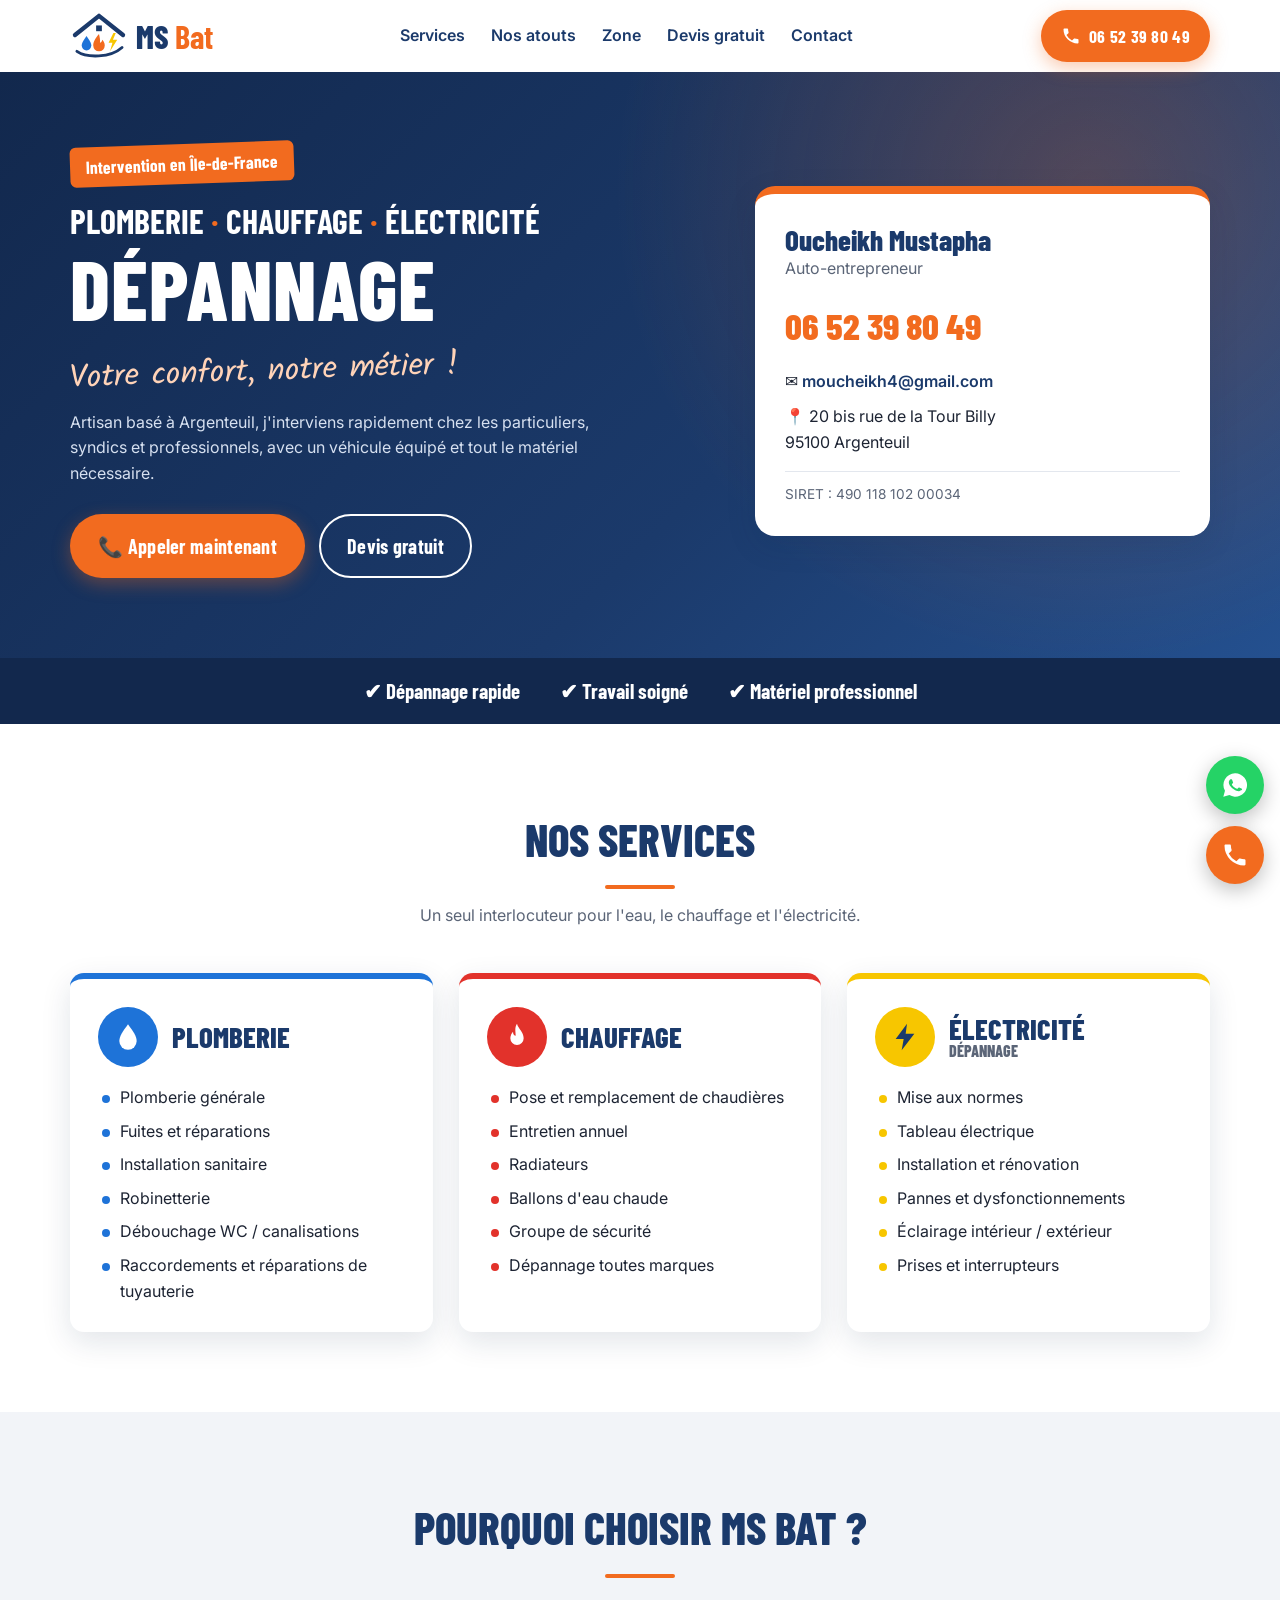
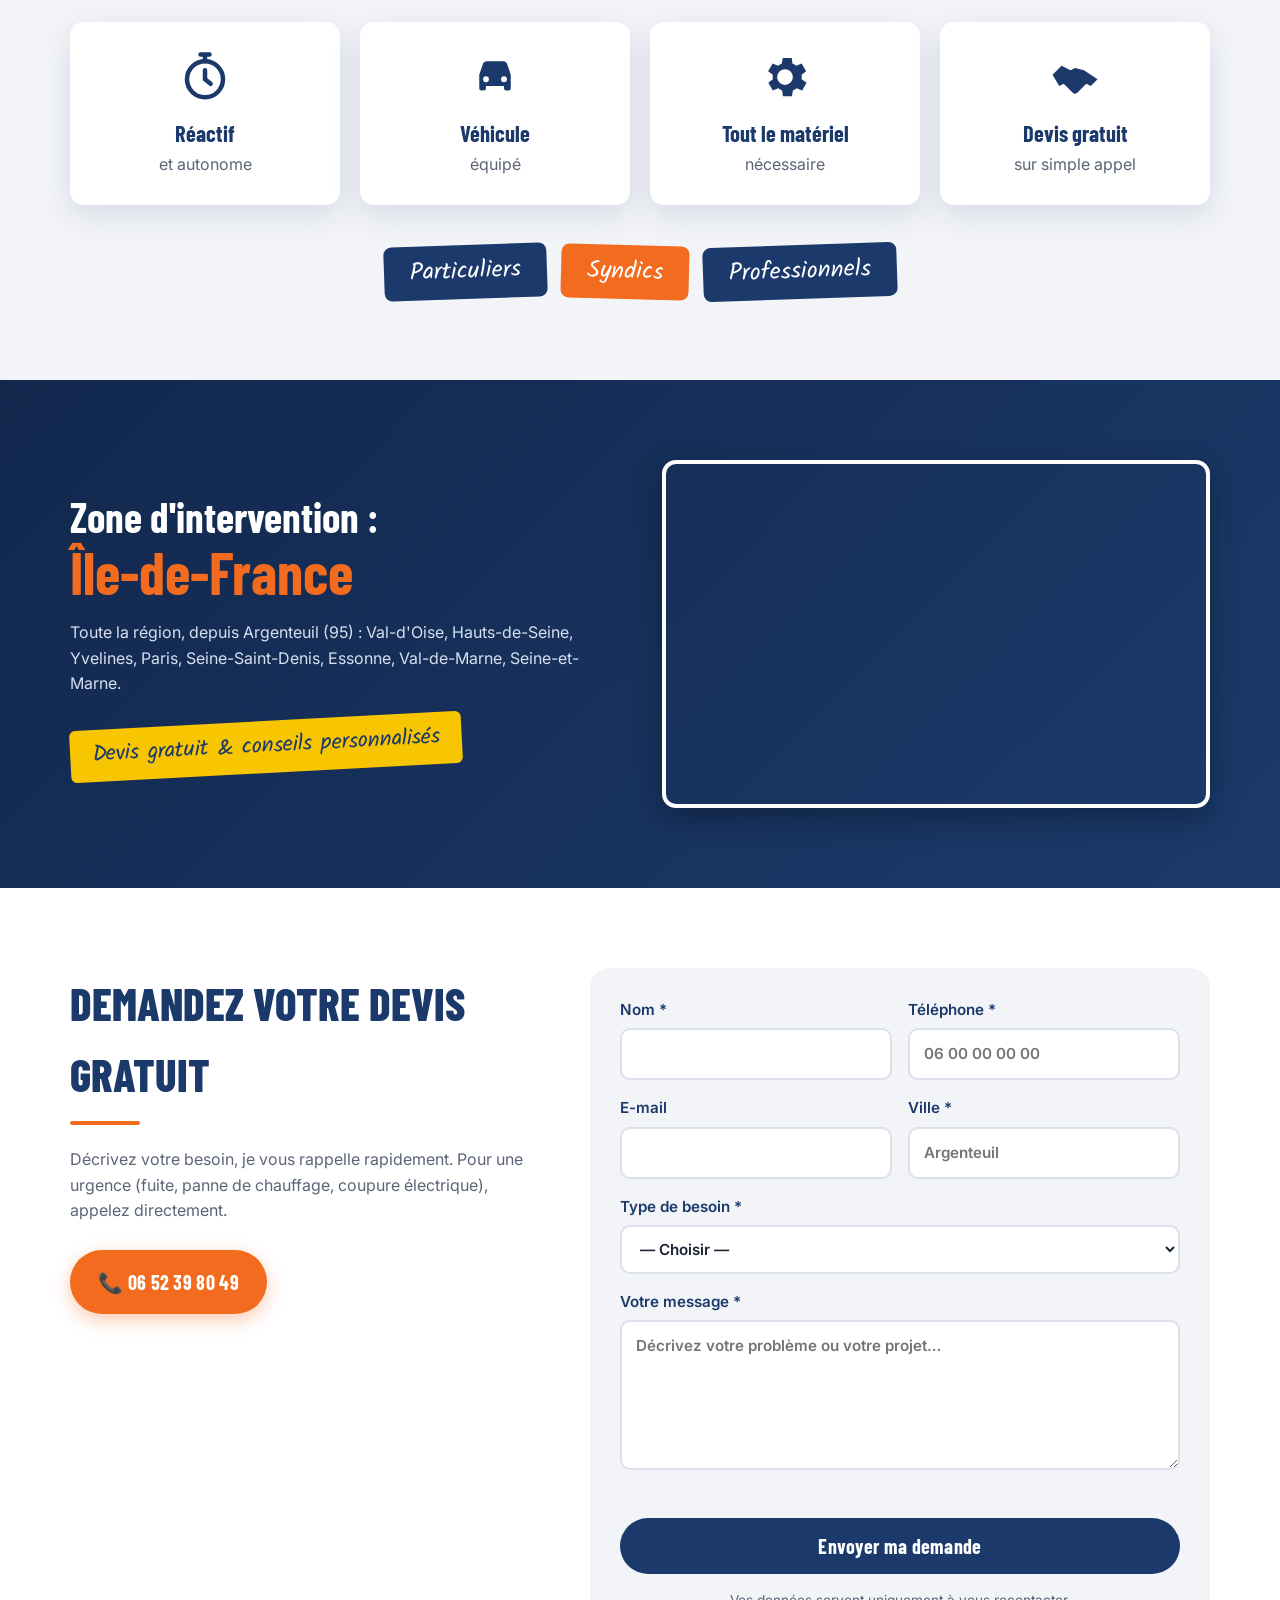
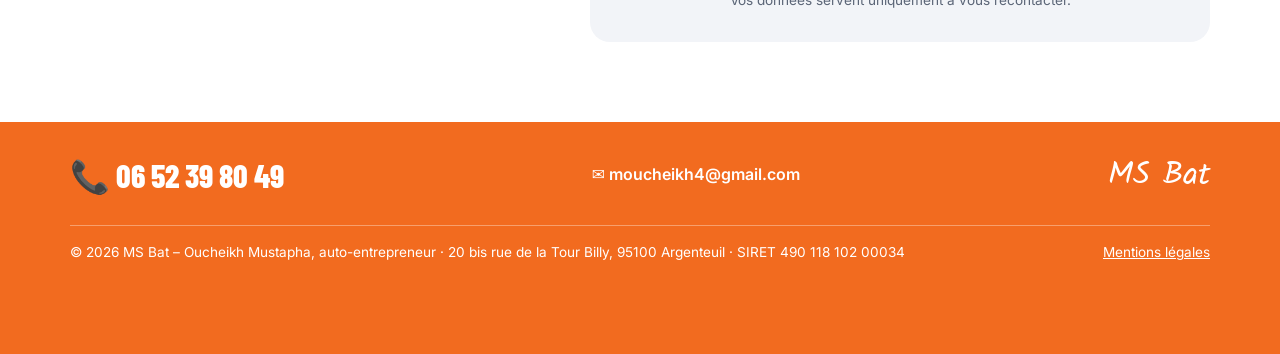
<file: index.html>
<!DOCTYPE html>
<html lang="fr">
<head>
  <meta charset="UTF-8">
  <meta name="viewport" content="width=device-width, initial-scale=1.0">
  <title>MS Bat – Plombier, Chauffagiste, Électricien à Argenteuil | Île-de-France</title>
  <meta name="description" content="MS Bat : plomberie, chauffage, électricité et dépannage à Argenteuil (95) et dans toute l'Île-de-France. Intervention rapide, devis gratuit au 06 52 39 80 49.">
  <meta name="keywords" content="plombier Argenteuil, chauffagiste 95, électricien Argenteuil, dépannage plomberie Île-de-France, chaudière, fuite d'eau">
  <meta property="og:title" content="MS Bat – Plomberie, Chauffage, Électricité">
  <meta property="og:description" content="Dépannage rapide, travail soigné. Devis gratuit en Île-de-France.">
  <meta property="og:type" content="website">
  <link rel="icon" href="data:image/svg+xml,%3Csvg xmlns='http://www.w3.org/2000/svg' viewBox='0 0 100 100'%3E%3Cpath d='M50 8 8 44h12v46h60V44h12z' fill='%231b3a6b'/%3E%3Cpath d='M50 40c-10 14-14 20-14 28a14 14 0 0 0 28 0c0-8-4-14-14-28z' fill='%23f26b1f'/%3E%3C/svg%3E">
  <link rel="preconnect" href="https://fonts.googleapis.com">
  <link rel="preconnect" href="https://fonts.gstatic.com" crossorigin>
  <link href="https://fonts.googleapis.com/css2?family=Barlow+Condensed:wght@600;700;800&family=Inter:wght@400;500;600&family=Kalam:wght@700&display=swap" rel="stylesheet">
  <link rel="stylesheet" href="style.css">

  <!-- Référencement local (Google) -->
  <script type="application/ld+json">
  {
    "@context": "https://schema.org",
    "@type": "HomeAndConstructionBusiness",
    "name": "MS Bat",
    "description": "Plomberie, chauffage, électricité et dépannage en Île-de-France",
    "telephone": "+33652398049",
    "email": "moucheikh4@gmail.com",
    "address": {
      "@type": "PostalAddress",
      "streetAddress": "20 bis rue de la Tour Billy",
      "postalCode": "95100",
      "addressLocality": "Argenteuil",
      "addressCountry": "FR"
    },
    "areaServed": "Île-de-France",
    "founder": "Mustapha Oucheikh"
  }
  </script>
</head>
<body>

  <!-- ===== EN-TÊTE ===== -->
  <header class="header" id="header">
    <div class="container header__inner">
      <a href="#accueil" class="logo" aria-label="MS Bat – accueil">
        <svg class="logo__icon" viewBox="0 0 120 100" aria-hidden="true">
          <path d="M10 48 60 8l50 40" fill="none" stroke="#1b3a6b" stroke-width="9" stroke-linecap="round" stroke-linejoin="round"/>
          <rect x="54" y="28" width="12" height="12" fill="#1b3a6b"/>
          <path d="M34 50c-7 10-10 15-10 20a10 10 0 0 0 20 0c0-5-3-10-10-20z" fill="#1e73d8"/>
          <path d="M60 46c-9 11-12 17-12 24a12 12 0 0 0 24 0c0-5-2-8-5-12-1 4-3 6-5 6 1-7-1-13-2-18z" fill="#f26b1f"/>
          <path d="M90 44 80 64h8l-5 18 15-24h-9l6-14z" fill="#f7c600"/>
          <path d="M14 82c20 14 70 14 94-8" fill="none" stroke="#1b3a6b" stroke-width="6" stroke-linecap="round"/>
        </svg>
        <span class="logo__text">MS <strong>Bat</strong></span>
      </a>

      <nav class="nav" id="nav" aria-label="Navigation principale">
        <a href="#services">Services</a>
        <a href="#atouts">Nos atouts</a>
        <a href="#zone">Zone</a>
        <a href="#devis">Devis gratuit</a>
        <a href="#contact">Contact</a>
      </nav>

      <a href="tel:+33652398049" class="btn btn--orange header__call">
        <svg viewBox="0 0 24 24" aria-hidden="true"><path d="M6.6 10.8a15.2 15.2 0 0 0 6.6 6.6l2.2-2.2c.3-.3.7-.4 1-.2 1.1.4 2.3.6 3.6.6.6 0 1 .4 1 1V20c0 .6-.4 1-1 1A17 17 0 0 1 3 4c0-.6.4-1 1-1h3.5c.6 0 1 .4 1 1 0 1.3.2 2.5.6 3.6.1.3 0 .7-.2 1z"/></svg>
        <span>06 52 39 80 49</span>
      </a>

      <button class="burger" id="burger" aria-label="Ouvrir le menu" aria-expanded="false" aria-controls="nav">
        <span></span><span></span><span></span>
      </button>
    </div>
  </header>

  <main>
    <!-- ===== ACCUEIL ===== -->
    <section class="hero" id="accueil">
      <div class="container hero__inner">
        <div class="hero__content reveal">
          <p class="hero__tag">Intervention en Île-de-France</p>
          <h1 class="hero__title">
            Plomberie <span class="dot">·</span> Chauffage <span class="dot">·</span> Électricité
            <span class="hero__title--big">Dépannage</span>
          </h1>
          <p class="hero__slogan">Votre confort, notre métier !</p>
          <p class="hero__text">Artisan basé à Argenteuil, j'interviens rapidement chez les particuliers, syndics et professionnels, avec un véhicule équipé et tout le matériel nécessaire.</p>
          <div class="hero__actions">
            <a href="tel:+33652398049" class="btn btn--orange btn--lg">📞 Appeler maintenant</a>
            <a href="#devis" class="btn btn--outline btn--lg">Devis gratuit</a>
          </div>
        </div>

        <aside class="card-contact reveal">
          <p class="card-contact__name">Oucheikh Mustapha</p>
          <p class="card-contact__role">Auto-entrepreneur</p>
          <a href="tel:+33652398049" class="card-contact__phone">06 52 39 80 49</a>
          <ul class="card-contact__list">
            <li>✉️ <a href="mailto:moucheikh4@gmail.com">moucheikh4@gmail.com</a></li>
            <li>📍 20 bis rue de la Tour Billy<br>95100 Argenteuil</li>
          </ul>
          <p class="card-contact__siret">SIRET : 490 118 102 00034</p>
        </aside>
      </div>
    </section>

    <!-- ===== BANDEAU ===== -->
    <div class="strip">
      <div class="container strip__inner">
        <span>✔ Dépannage rapide</span>
        <span>✔ Travail soigné</span>
        <span>✔ Matériel professionnel</span>
      </div>
    </div>

    <!-- ===== SERVICES ===== -->
    <section class="section" id="services">
      <div class="container">
        <h2 class="section__title reveal">Nos services</h2>
        <p class="section__subtitle reveal">Un seul interlocuteur pour l'eau, le chauffage et l'électricité.</p>

        <div class="services">
          <article class="service service--blue reveal">
            <div class="service__head">
              <div class="service__icon">
                <svg viewBox="0 0 24 24" aria-hidden="true"><path d="M12 2.5C8 8 5.5 11.5 5.5 15a6.5 6.5 0 0 0 13 0c0-3.5-2.5-7-6.5-12.5z"/></svg>
              </div>
              <h3>Plomberie</h3>
            </div>
            <ul>
              <li>Plomberie générale</li>
              <li>Fuites et réparations</li>
              <li>Installation sanitaire</li>
              <li>Robinetterie</li>
              <li>Débouchage WC / canalisations</li>
              <li>Raccordements et réparations de tuyauterie</li>
            </ul>
          </article>

          <article class="service service--red reveal">
            <div class="service__head">
              <div class="service__icon">
                <svg viewBox="0 0 24 24" aria-hidden="true"><path d="M12 2c1 4 5 6 5 11a5 5 0 0 1-10 0c0-2 1-4 2-5 0 2 1 3 2 3 0-3-1-6 1-9z"/></svg>
              </div>
              <h3>Chauffage</h3>
            </div>
            <ul>
              <li>Pose et remplacement de chaudières</li>
              <li>Entretien annuel</li>
              <li>Radiateurs</li>
              <li>Ballons d'eau chaude</li>
              <li>Groupe de sécurité</li>
              <li>Dépannage toutes marques</li>
            </ul>
          </article>

          <article class="service service--yellow reveal">
            <div class="service__head">
              <div class="service__icon">
                <svg viewBox="0 0 24 24" aria-hidden="true"><path d="M13.5 2 5 13.5h6L9.5 22 19 9.5h-6.5z"/></svg>
              </div>
              <h3>Électricité <small>Dépannage</small></h3>
            </div>
            <ul>
              <li>Mise aux normes</li>
              <li>Tableau électrique</li>
              <li>Installation et rénovation</li>
              <li>Pannes et dysfonctionnements</li>
              <li>Éclairage intérieur / extérieur</li>
              <li>Prises et interrupteurs</li>
            </ul>
          </article>
        </div>
      </div>
    </section>

    <!-- ===== ATOUTS ===== -->
    <section class="section section--grey" id="atouts">
      <div class="container">
        <h2 class="section__title reveal">Pourquoi choisir MS Bat ?</h2>
        <div class="assets">
          <div class="asset reveal">
            <svg viewBox="0 0 24 24" aria-hidden="true"><circle cx="12" cy="13" r="8" fill="none" stroke="currentColor" stroke-width="2"/><path d="M12 9v4l2.5 2M10 2h4M12 2v3" fill="none" stroke="currentColor" stroke-width="2" stroke-linecap="round"/></svg>
            <h3>Réactif</h3><p>et autonome</p>
          </div>
          <div class="asset reveal">
            <svg viewBox="0 0 24 24" aria-hidden="true"><path d="M5 11l1.5-4.5A2 2 0 0 1 8.4 5h7.2a2 2 0 0 1 1.9 1.5L19 11v6a1 1 0 0 1-1 1h-1a1 1 0 0 1-1-1v-1H8v1a1 1 0 0 1-1 1H6a1 1 0 0 1-1-1z" fill="currentColor"/><circle cx="8" cy="13" r="1.3" fill="#fff"/><circle cx="16" cy="13" r="1.3" fill="#fff"/></svg>
            <h3>Véhicule</h3><p>équipé</p>
          </div>
          <div class="asset reveal">
            <svg viewBox="0 0 24 24" aria-hidden="true"><path d="M19.4 13a7.5 7.5 0 0 0 0-2l2-1.6-2-3.4-2.4 1a7 7 0 0 0-1.7-1L15 3.5h-4L10.6 6a7 7 0 0 0-1.7 1l-2.4-1-2 3.4L6.6 11a7.5 7.5 0 0 0 0 2l-2 1.6 2 3.4 2.4-1a7 7 0 0 0 1.7 1l.4 2.5h4l.4-2.5a7 7 0 0 0 1.7-1l2.4 1 2-3.4zM12 15.5a3.5 3.5 0 1 1 0-7 3.5 3.5 0 0 1 0 7z" fill="currentColor"/></svg>
            <h3>Tout le matériel</h3><p>nécessaire</p>
          </div>
          <div class="asset reveal">
            <svg viewBox="0 0 24 24" aria-hidden="true"><path d="M2 11l4-4 4 2 2-1 4 1 6 4-3 3-2-1-4 4a1.5 1.5 0 0 1-2 0l-4-4-2 1z" fill="currentColor"/></svg>
            <h3>Devis gratuit</h3><p>sur simple appel</p>
          </div>
        </div>

        <div class="clients reveal">
          <span>Particuliers</span>
          <span>Syndics</span>
          <span>Professionnels</span>
        </div>
      </div>
    </section>

    <!-- ===== ZONE ===== -->
    <section class="zone" id="zone">
      <div class="container zone__inner">
        <div class="zone__text reveal">
          <h2>Zone d'intervention :<br><span>Île-de-France</span></h2>
          <p>Toute la région, depuis Argenteuil (95) : Val-d'Oise, Hauts-de-Seine, Yvelines, Paris, Seine-Saint-Denis, Essonne, Val-de-Marne, Seine-et-Marne.</p>
          <p class="zone__brush">Devis gratuit &amp; conseils personnalisés</p>
        </div>
        <div class="zone__map reveal">
          <iframe
            title="Carte – Argenteuil"
            src="https://www.openstreetmap.org/export/embed.html?bbox=1.95%2C48.75%2C2.65%2C49.05&amp;layer=mapnik&amp;marker=48.947%2C2.247"
            loading="lazy"></iframe>
        </div>
      </div>
    </section>

    <!-- ===== DEVIS ===== -->
    <section class="section" id="devis">
      <div class="container devis">
        <div class="devis__intro reveal">
          <h2 class="section__title section__title--left">Demandez votre devis gratuit</h2>
          <p>Décrivez votre besoin, je vous rappelle rapidement. Pour une urgence (fuite, panne de chauffage, coupure électrique), appelez directement.</p>
          <a href="tel:+33652398049" class="btn btn--orange btn--lg">📞 06 52 39 80 49</a>
        </div>

        <!-- Formulaire envoyé par FormSubmit (gratuit, sans serveur) -->
        <form class="form reveal" id="form" action="https://formsubmit.co/moucheikh4@gmail.com" method="POST" novalidate>
          <input type="hidden" name="_subject" value="Nouvelle demande de devis – site MS Bat">
          <input type="hidden" name="_template" value="table">
          <input type="hidden" name="_captcha" value="false">
          <input type="text" name="_honey" class="hidden" tabindex="-1" autocomplete="off">

          <div class="form__row">
            <label>Nom *
              <input type="text" name="nom" required autocomplete="name">
            </label>
            <label>Téléphone *
              <input type="tel" name="telephone" required autocomplete="tel" placeholder="06 00 00 00 00">
            </label>
          </div>
          <div class="form__row">
            <label>E-mail
              <input type="email" name="email" autocomplete="email">
            </label>
            <label>Ville *
              <input type="text" name="ville" required placeholder="Argenteuil">
            </label>
          </div>
          <label>Type de besoin *
            <select name="besoin" required>
              <option value="">— Choisir —</option>
              <option>Plomberie</option>
              <option>Chauffage</option>
              <option>Électricité</option>
              <option>Dépannage urgent</option>
              <option>Autre</option>
            </select>
          </label>
          <label>Votre message *
            <textarea name="message" rows="5" required placeholder="Décrivez votre problème ou votre projet…"></textarea>
          </label>
          <p class="form__error" id="formError" role="alert"></p>
          <button type="submit" class="btn btn--blue btn--lg btn--full">Envoyer ma demande</button>
          <p class="form__note">Vos données servent uniquement à vous recontacter.</p>
        </form>
      </div>
    </section>
  </main>

  <!-- ===== PIED DE PAGE ===== -->
  <footer class="footer" id="contact">
    <div class="container footer__inner">
      <a href="tel:+33652398049" class="footer__phone">📞 06 52 39 80 49</a>
      <a href="mailto:moucheikh4@gmail.com" class="footer__mail">✉️ moucheikh4@gmail.com</a>
      <span class="footer__brand">MS Bat</span>
    </div>
    <div class="container footer__bottom">
      <p>© <span id="year"></span> MS Bat – Oucheikh Mustapha, auto-entrepreneur · 20 bis rue de la Tour Billy, 95100 Argenteuil · SIRET 490 118 102 00034</p>
      <a href="mentions-legales.html">Mentions légales</a>
    </div>
  </footer>

  <!-- Boutons flottants (mobile) -->
  <div class="floating">
    <a href="https://wa.me/33652398049" class="floating__btn floating__btn--wa" aria-label="WhatsApp" target="_blank" rel="noopener">
      <svg viewBox="0 0 24 24" aria-hidden="true"><path d="M12 2a10 10 0 0 0-8.6 15L2 22l5.2-1.4A10 10 0 1 0 12 2zm5.3 14.1c-.2.6-1.3 1.2-1.8 1.2-.5.1-1 .2-3.3-.7a11.6 11.6 0 0 1-4.5-4c-.4-.5-1-1.6-1-2.9 0-1.3.7-2 1-2.3.2-.2.5-.3.7-.3h.5c.2 0 .4 0 .6.5l.8 2c.1.2.1.3 0 .5l-.4.6-.4.4c-.1.2-.3.3-.1.6.2.3.8 1.3 1.7 2.1 1.2 1 2.1 1.4 2.4 1.5.3.2.5.1.6 0l.9-1c.2-.3.4-.2.6-.1l1.9.9c.3.1.5.2.5.3.1.1.1.7-.1 1.3z"/></svg>
    </a>
    <a href="tel:+33652398049" class="floating__btn floating__btn--call" aria-label="Appeler">
      <svg viewBox="0 0 24 24" aria-hidden="true"><path d="M6.6 10.8a15.2 15.2 0 0 0 6.6 6.6l2.2-2.2c.3-.3.7-.4 1-.2 1.1.4 2.3.6 3.6.6.6 0 1 .4 1 1V20c0 .6-.4 1-1 1A17 17 0 0 1 3 4c0-.6.4-1 1-1h3.5c.6 0 1 .4 1 1 0 1.3.2 2.5.6 3.6.1.3 0 .7-.2 1z"/></svg>
    </a>
  </div>

  <script src="script.js"></script>
</body>
</html>
</file>
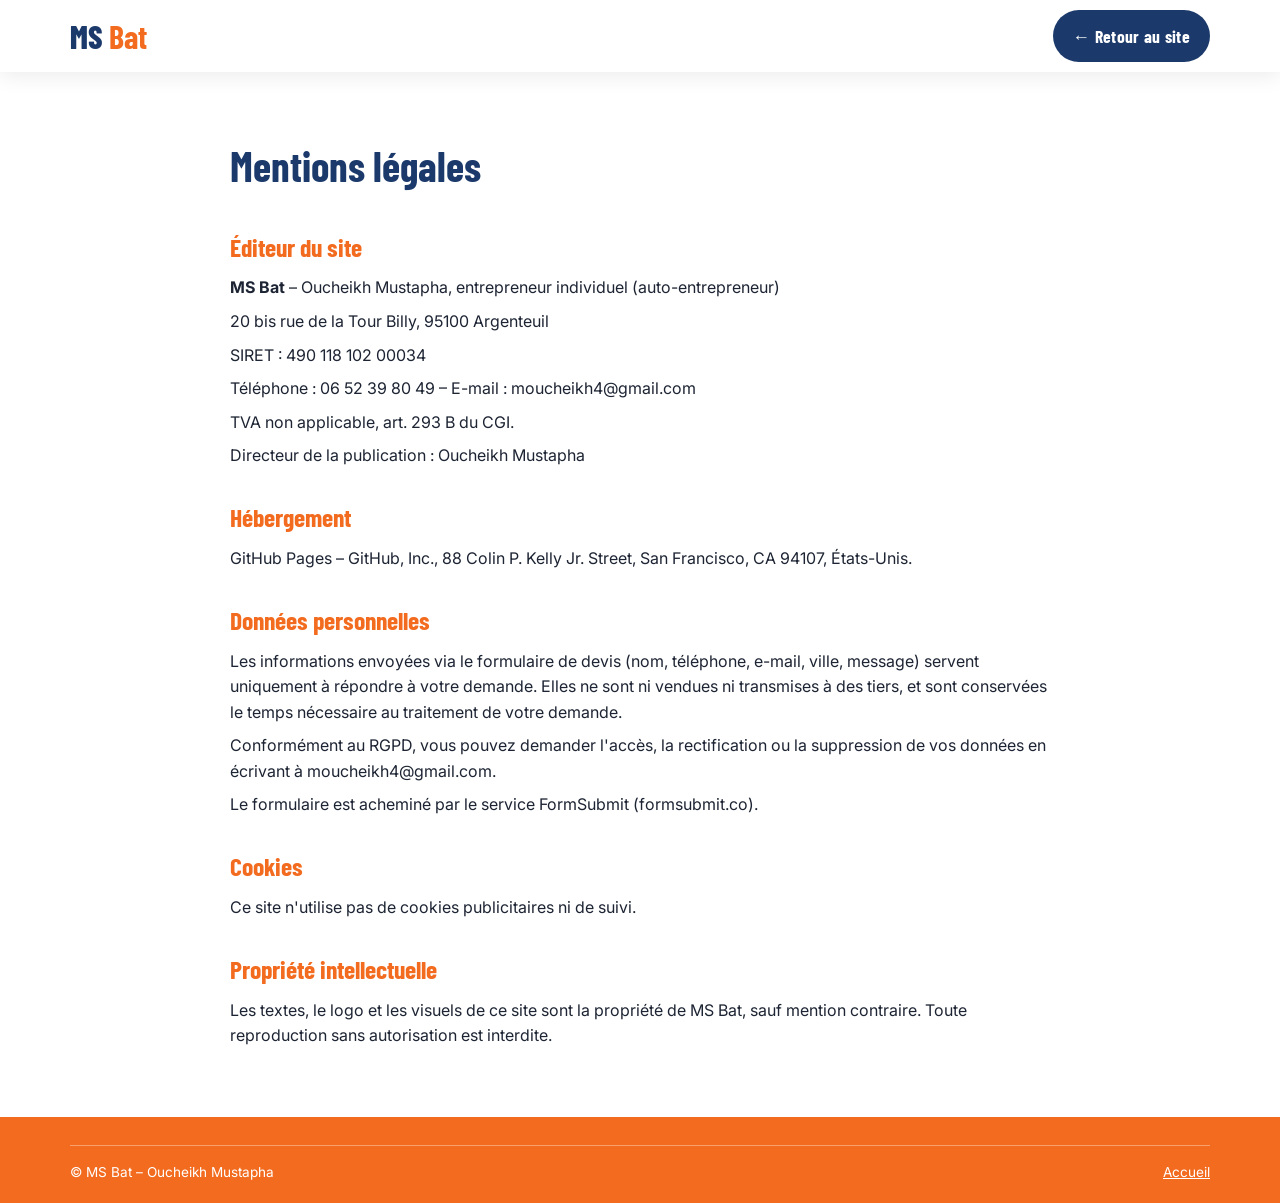
<file: mentions-legales.html>
<!DOCTYPE html>
<html lang="fr">
<head>
  <meta charset="UTF-8">
  <meta name="viewport" content="width=device-width, initial-scale=1.0">
  <title>Mentions légales – MS Bat</title>
  <meta name="robots" content="noindex">
  <link href="https://fonts.googleapis.com/css2?family=Barlow+Condensed:wght@600;700;800&family=Inter:wght@400;500;600&family=Kalam:wght@700&display=swap" rel="stylesheet">
  <link rel="stylesheet" href="style.css">
</head>
<body>
  <header class="header scrolled">
    <div class="container header__inner">
      <a href="index.html" class="logo"><span class="logo__text">MS <strong>Bat</strong></span></a>
      <a href="index.html" class="btn btn--blue">← Retour au site</a>
    </div>
  </header>

  <main class="container legal">
    <h1>Mentions légales</h1>

    <h2>Éditeur du site</h2>
    <p><strong>MS Bat</strong> – Oucheikh Mustapha, entrepreneur individuel (auto-entrepreneur)</p>
    <p>20 bis rue de la Tour Billy, 95100 Argenteuil</p>
    <p>SIRET : 490 118 102 00034</p>
    <p>Téléphone : 06 52 39 80 49 – E-mail : moucheikh4@gmail.com</p>
    <p>TVA non applicable, art. 293 B du CGI.</p>
    <p>Directeur de la publication : Oucheikh Mustapha</p>

    <h2>Hébergement</h2>
    <p>GitHub Pages – GitHub, Inc., 88 Colin P. Kelly Jr. Street, San Francisco, CA 94107, États-Unis.</p>

    <h2>Données personnelles</h2>
    <p>Les informations envoyées via le formulaire de devis (nom, téléphone, e-mail, ville, message) servent uniquement à répondre à votre demande. Elles ne sont ni vendues ni transmises à des tiers, et sont conservées le temps nécessaire au traitement de votre demande.</p>
    <p>Conformément au RGPD, vous pouvez demander l'accès, la rectification ou la suppression de vos données en écrivant à moucheikh4@gmail.com.</p>
    <p>Le formulaire est acheminé par le service FormSubmit (formsubmit.co).</p>

    <h2>Cookies</h2>
    <p>Ce site n'utilise pas de cookies publicitaires ni de suivi.</p>

    <h2>Propriété intellectuelle</h2>
    <p>Les textes, le logo et les visuels de ce site sont la propriété de MS Bat, sauf mention contraire. Toute reproduction sans autorisation est interdite.</p>
  </main>

  <footer class="footer">
    <div class="container footer__bottom" style="padding-bottom:20px">
      <p>© MS Bat – Oucheikh Mustapha</p>
      <a href="index.html">Accueil</a>
    </div>
  </footer>
</body>
</html>
</file>
<file: style.css>
/* =========================================
   MS Bat – feuille de style
   Couleurs reprises du flyer
   ========================================= */
:root {
  --navy: #1b3a6b;
  --navy-dark: #12284d;
  --orange: #f26b1f;
  --orange-dark: #d9560c;
  --blue: #1e73d8;
  --red: #e2322b;
  --yellow: #f7c600;
  --grey: #f2f4f8;
  --text: #1d2433;
  --muted: #5b6577;
  --white: #ffffff;
  --radius: 14px;
  --shadow: 0 10px 30px rgba(18, 40, 77, .12);
  --font-title: 'Barlow Condensed', Arial Narrow, sans-serif;
  --font-body: 'Inter', system-ui, sans-serif;
  --font-hand: 'Kalam', cursive;
}

* { box-sizing: border-box; margin: 0; padding: 0; }
html { scroll-behavior: smooth; scroll-padding-top: 80px; }
body { font-family: var(--font-body); color: var(--text); background: var(--white); line-height: 1.6; }
img, svg, iframe { display: block; max-width: 100%; }
a { color: inherit; text-decoration: none; }
.container { width: min(1140px, 100% - 32px); margin-inline: auto; }
.hidden { display: none !important; }

/* ---------- Boutons ---------- */
.btn {
  display: inline-flex; align-items: center; justify-content: center; gap: 8px;
  padding: 10px 18px; border-radius: 999px; border: 2px solid transparent;
  font-family: var(--font-title); font-weight: 700; font-size: 1.1rem; letter-spacing: .3px;
  cursor: pointer; transition: transform .2s, background .2s, box-shadow .2s;
}
.btn:hover { transform: translateY(-2px); }
.btn--lg { padding: 14px 26px; font-size: 1.25rem; }
.btn--full { width: 100%; }
.btn--orange { background: var(--orange); color: var(--white); box-shadow: 0 6px 18px rgba(242,107,31,.35); }
.btn--orange:hover { background: var(--orange-dark); }
.btn--blue { background: var(--navy); color: var(--white); }
.btn--blue:hover { background: var(--navy-dark); }
.btn--outline { border-color: var(--white); color: var(--white); }
.btn--outline:hover { background: var(--white); color: var(--navy); }
.btn svg { width: 20px; fill: currentColor; }

/* ---------- En-tête ---------- */
.header {
  position: sticky; top: 0; z-index: 100; background: var(--white);
  transition: box-shadow .3s;
}
.header.scrolled { box-shadow: 0 4px 20px rgba(0,0,0,.08); }
.header__inner { display: flex; align-items: center; justify-content: space-between; gap: 16px; height: 72px; }
.logo { display: flex; align-items: center; gap: 8px; }
.logo__icon { width: 58px; height: 48px; }
.logo__text { font-family: var(--font-title); font-weight: 800; font-size: 2rem; color: var(--navy); line-height: 1; }
.logo__text strong { color: var(--orange); }

.nav { display: flex; gap: 26px; }
.nav a { font-weight: 600; color: var(--navy); position: relative; }
.nav a::after {
  content: ""; position: absolute; left: 0; bottom: -4px; width: 0; height: 3px;
  background: var(--orange); border-radius: 2px; transition: width .25s;
}
.nav a:hover::after { width: 100%; }

.burger { display: none; background: none; border: 0; cursor: pointer; width: 40px; height: 40px; padding: 8px; }
.burger span { display: block; height: 3px; background: var(--navy); border-radius: 2px; margin: 5px 0; transition: .3s; }
.burger.open span:nth-child(1) { transform: translateY(8px) rotate(45deg); }
.burger.open span:nth-child(2) { opacity: 0; }
.burger.open span:nth-child(3) { transform: translateY(-8px) rotate(-45deg); }

/* ---------- Accueil ---------- */
.hero {
  background:
    radial-gradient(circle at 85% 20%, rgba(242,107,31,.25), transparent 40%),
    linear-gradient(135deg, var(--navy-dark), var(--navy) 60%, #24508f);
  color: var(--white); padding: 72px 0 80px; overflow: hidden;
}
.hero__inner { display: grid; grid-template-columns: 1.4fr 1fr; gap: 48px; align-items: center; }
.hero__tag {
  display: inline-block; background: var(--orange); padding: 6px 16px; border-radius: 6px;
  font-family: var(--font-title); font-weight: 700; font-size: 1.1rem; transform: rotate(-2deg); margin-bottom: 18px;
}
.hero__title { font-family: var(--font-title); font-weight: 700; font-size: clamp(1.5rem, 3vw, 2.1rem); text-transform: uppercase; line-height: 1.15; }
.hero__title .dot { color: var(--orange); }
.hero__title--big { display: block; font-size: clamp(3rem, 8vw, 5.2rem); font-weight: 800; color: var(--white); letter-spacing: 1px; }
.hero__slogan { font-family: var(--font-hand); font-size: clamp(1.5rem, 3vw, 2rem); color: #ffd3b8; transform: rotate(-2deg); margin: 6px 0 16px; }
.hero__text { max-width: 540px; color: #d6e0f0; margin-bottom: 28px; }
.hero__actions { display: flex; flex-wrap: wrap; gap: 14px; }

.card-contact {
  background: var(--white); color: var(--text); border-radius: 20px; padding: 30px; box-shadow: var(--shadow);
  border-top: 8px solid var(--orange);
}
.card-contact__name { font-family: var(--font-title); font-weight: 800; font-size: 1.8rem; color: var(--navy); line-height: 1.1; }
.card-contact__role { color: var(--muted); margin-bottom: 14px; }
.card-contact__phone { display: block; font-family: var(--font-title); font-weight: 800; font-size: 2.3rem; color: var(--orange); margin-bottom: 14px; }
.card-contact__list { list-style: none; display: grid; gap: 10px; margin-bottom: 16px; }
.card-contact__list a { color: var(--navy); font-weight: 600; word-break: break-all; }
.card-contact__siret { font-size: .85rem; color: var(--muted); border-top: 1px solid #e3e7ee; padding-top: 12px; }

/* ---------- Bandeau ---------- */
.strip { background: var(--navy-dark); color: var(--white); padding: 16px 0; }
.strip__inner { display: flex; flex-wrap: wrap; justify-content: center; gap: 12px 40px; font-family: var(--font-title); font-weight: 700; font-size: 1.3rem; }

/* ---------- Sections ---------- */
.section { padding: 80px 0; }
.section--grey { background: var(--grey); }
.section__title { font-family: var(--font-title); font-weight: 800; font-size: clamp(2rem, 4vw, 2.8rem); color: var(--navy); text-align: center; text-transform: uppercase; }
.section__title::after { content: ""; display: block; width: 70px; height: 4px; background: var(--orange); margin: 10px auto 0; border-radius: 2px; }
.section__title--left { text-align: left; }
.section__title--left::after { margin-left: 0; }
.section__subtitle { text-align: center; color: var(--muted); margin: 14px 0 44px; }

/* ---------- Services ---------- */
.services { display: grid; grid-template-columns: repeat(3, 1fr); gap: 26px; }
.service {
  background: var(--white); border-radius: var(--radius); box-shadow: var(--shadow); padding: 28px;
  border-top: 6px solid var(--c); transition: transform .25s;
}
.service:hover { transform: translateY(-6px); }
.service--blue { --c: var(--blue); }
.service--red { --c: var(--red); }
.service--yellow { --c: var(--yellow); }
.service__head { display: flex; align-items: center; gap: 14px; margin-bottom: 18px; }
.service__icon { flex: none; width: 60px; height: 60px; border-radius: 50%; background: var(--c); display: grid; place-items: center; }
.service__icon svg { width: 32px; fill: var(--white); }
.service--yellow .service__icon svg { fill: var(--navy); }
.service h3 { font-family: var(--font-title); font-weight: 800; font-size: 1.8rem; color: var(--navy); text-transform: uppercase; line-height: 1; }
.service h3 small { display: block; font-size: 1rem; color: var(--muted); }
.service ul { list-style: none; display: grid; gap: 8px; }
.service li { padding-left: 22px; position: relative; }
.service li::before { content: ""; position: absolute; left: 4px; top: 10px; width: 8px; height: 8px; border-radius: 50%; background: var(--c); }

/* ---------- Atouts ---------- */
.assets { display: grid; grid-template-columns: repeat(4, 1fr); gap: 20px; margin-top: 44px; }
.asset { background: var(--white); border-radius: var(--radius); padding: 28px 16px; text-align: center; box-shadow: var(--shadow); }
.asset svg { width: 54px; height: 54px; margin: 0 auto 12px; color: var(--navy); }
.asset h3 { font-family: var(--font-title); font-size: 1.4rem; color: var(--navy); }
.asset p { color: var(--muted); }

.clients { display: flex; flex-wrap: wrap; justify-content: center; gap: 14px; margin-top: 40px; }
.clients span {
  background: var(--navy); color: var(--white); font-family: var(--font-hand); font-size: 1.5rem;
  padding: 8px 26px; border-radius: 8px; transform: rotate(-2deg);
}
.clients span:nth-child(2) { background: var(--orange); transform: rotate(1.5deg); }

/* ---------- Zone ---------- */
.zone { background: linear-gradient(135deg, var(--navy-dark), var(--navy)); color: var(--white); padding: 80px 0; }
.zone__inner { display: grid; grid-template-columns: 1fr 1fr; gap: 44px; align-items: center; }
.zone h2 { font-family: var(--font-title); font-size: clamp(1.8rem, 3.5vw, 2.6rem); line-height: 1.1; margin-bottom: 16px; }
.zone h2 span { font-size: 1.4em; color: var(--orange); }
.zone p { color: #d6e0f0; }
.zone__brush {
  display: inline-block; margin-top: 24px; background: var(--yellow); color: var(--navy) !important;
  font-family: var(--font-hand); font-size: 1.4rem; padding: 8px 22px; transform: rotate(-3deg); border-radius: 6px;
}
.zone__map { border-radius: var(--radius); overflow: hidden; box-shadow: 0 10px 30px rgba(0,0,0,.3); border: 4px solid var(--white); }
.zone__map iframe { width: 100%; height: 340px; border: 0; }

/* ---------- Devis ---------- */
.devis { display: grid; grid-template-columns: 1fr 1.3fr; gap: 48px; align-items: start; }
.devis__intro p { color: var(--muted); margin: 22px 0 26px; }
.form { background: var(--grey); padding: 30px; border-radius: 20px; display: grid; gap: 16px; }
.form__row { display: grid; grid-template-columns: 1fr 1fr; gap: 16px; }
.form label { display: grid; gap: 6px; font-weight: 600; color: var(--navy); font-size: .95rem; }
.form input, .form select, .form textarea {
  font: inherit; padding: 12px 14px; border: 2px solid #dbe1ea; border-radius: 10px; background: var(--white); color: var(--text);
  transition: border-color .2s;
}
.form input:focus, .form select:focus, .form textarea:focus { outline: none; border-color: var(--orange); }
.form .invalid { border-color: var(--red); }
.form__error { color: var(--red); font-weight: 600; min-height: 1em; }
.form__note { font-size: .85rem; color: var(--muted); text-align: center; }

/* ---------- Pied de page ---------- */
.footer { background: var(--orange); color: var(--white); padding-top: 28px; }
.footer__inner { display: flex; flex-wrap: wrap; align-items: center; justify-content: space-between; gap: 16px; padding-bottom: 24px; }
.footer__phone { font-family: var(--font-title); font-weight: 800; font-size: 2rem; }
.footer__mail { font-weight: 600; }
.footer__brand { font-family: var(--font-hand); font-size: 2rem; }
.footer__bottom {
  display: flex; flex-wrap: wrap; justify-content: space-between; gap: 10px;
  border-top: 1px solid rgba(255,255,255,.35); padding: 16px 0 90px; font-size: .85rem;
}
.footer__bottom a { text-decoration: underline; }

/* ---------- Boutons flottants ---------- */
.floating { position: fixed; right: 16px; bottom: 16px; display: grid; gap: 12px; z-index: 90; }
.floating__btn {
  width: 58px; height: 58px; border-radius: 50%; display: grid; place-items: center;
  box-shadow: 0 6px 20px rgba(0,0,0,.25); transition: transform .2s;
}
.floating__btn:hover { transform: scale(1.08); }
.floating__btn svg { width: 28px; fill: var(--white); }
.floating__btn--wa { background: #25d366; }
.floating__btn--call { background: var(--orange); animation: pulse 2s infinite; }
@keyframes pulse {
  0% { box-shadow: 0 0 0 0 rgba(242,107,31,.6); }
  70% { box-shadow: 0 0 0 16px rgba(242,107,31,0); }
  100% { box-shadow: 0 0 0 0 rgba(242,107,31,0); }
}

/* ---------- Animation au défilement ---------- */
.reveal { opacity: 0; transform: translateY(30px); transition: opacity .7s ease, transform .7s ease; }
.reveal.visible { opacity: 1; transform: none; }

/* ---------- Page mentions légales ---------- */
.legal { padding: 60px 0; max-width: 820px; }
.legal h1 { font-family: var(--font-title); color: var(--navy); font-size: 2.6rem; margin-bottom: 24px; }
.legal h2 { font-family: var(--font-title); color: var(--orange); font-size: 1.6rem; margin: 28px 0 8px; }
.legal p { margin-bottom: 8px; }

/* ---------- Responsive ---------- */
@media (max-width: 960px) {
  .hero__inner, .zone__inner, .devis { grid-template-columns: 1fr; }
  .services { grid-template-columns: 1fr; max-width: 560px; margin-inline: auto; }
  .assets { grid-template-columns: repeat(2, 1fr); }
  .header__call span { display: none; }
  .header__call { padding: 10px; }
}

@media (max-width: 820px) {
  .burger { display: block; }
  .nav {
    position: fixed; inset: 72px 0 auto 0; background: var(--white); flex-direction: column; gap: 0;
    box-shadow: 0 12px 20px rgba(0,0,0,.1); max-height: 0; overflow: hidden; transition: max-height .35s ease;
  }
  .nav.open { max-height: 400px; }
  .nav a { padding: 16px 24px; border-top: 1px solid #eef1f5; }
  .nav a::after { display: none; }
}

@media (max-width: 560px) {
  .hero { padding: 48px 0 56px; }
  .hero__actions .btn { width: 100%; }
  .section, .zone { padding: 56px 0; }
  .form { padding: 20px; }
  .form__row { grid-template-columns: 1fr; }
  .assets { gap: 12px; }
  .footer__inner { flex-direction: column; text-align: center; }
  .logo__text { font-size: 1.7rem; }
}

@media (prefers-reduced-motion: reduce) {
  * { animation: none !important; transition: none !important; }
  .reveal { opacity: 1; transform: none; }
}
</file>
